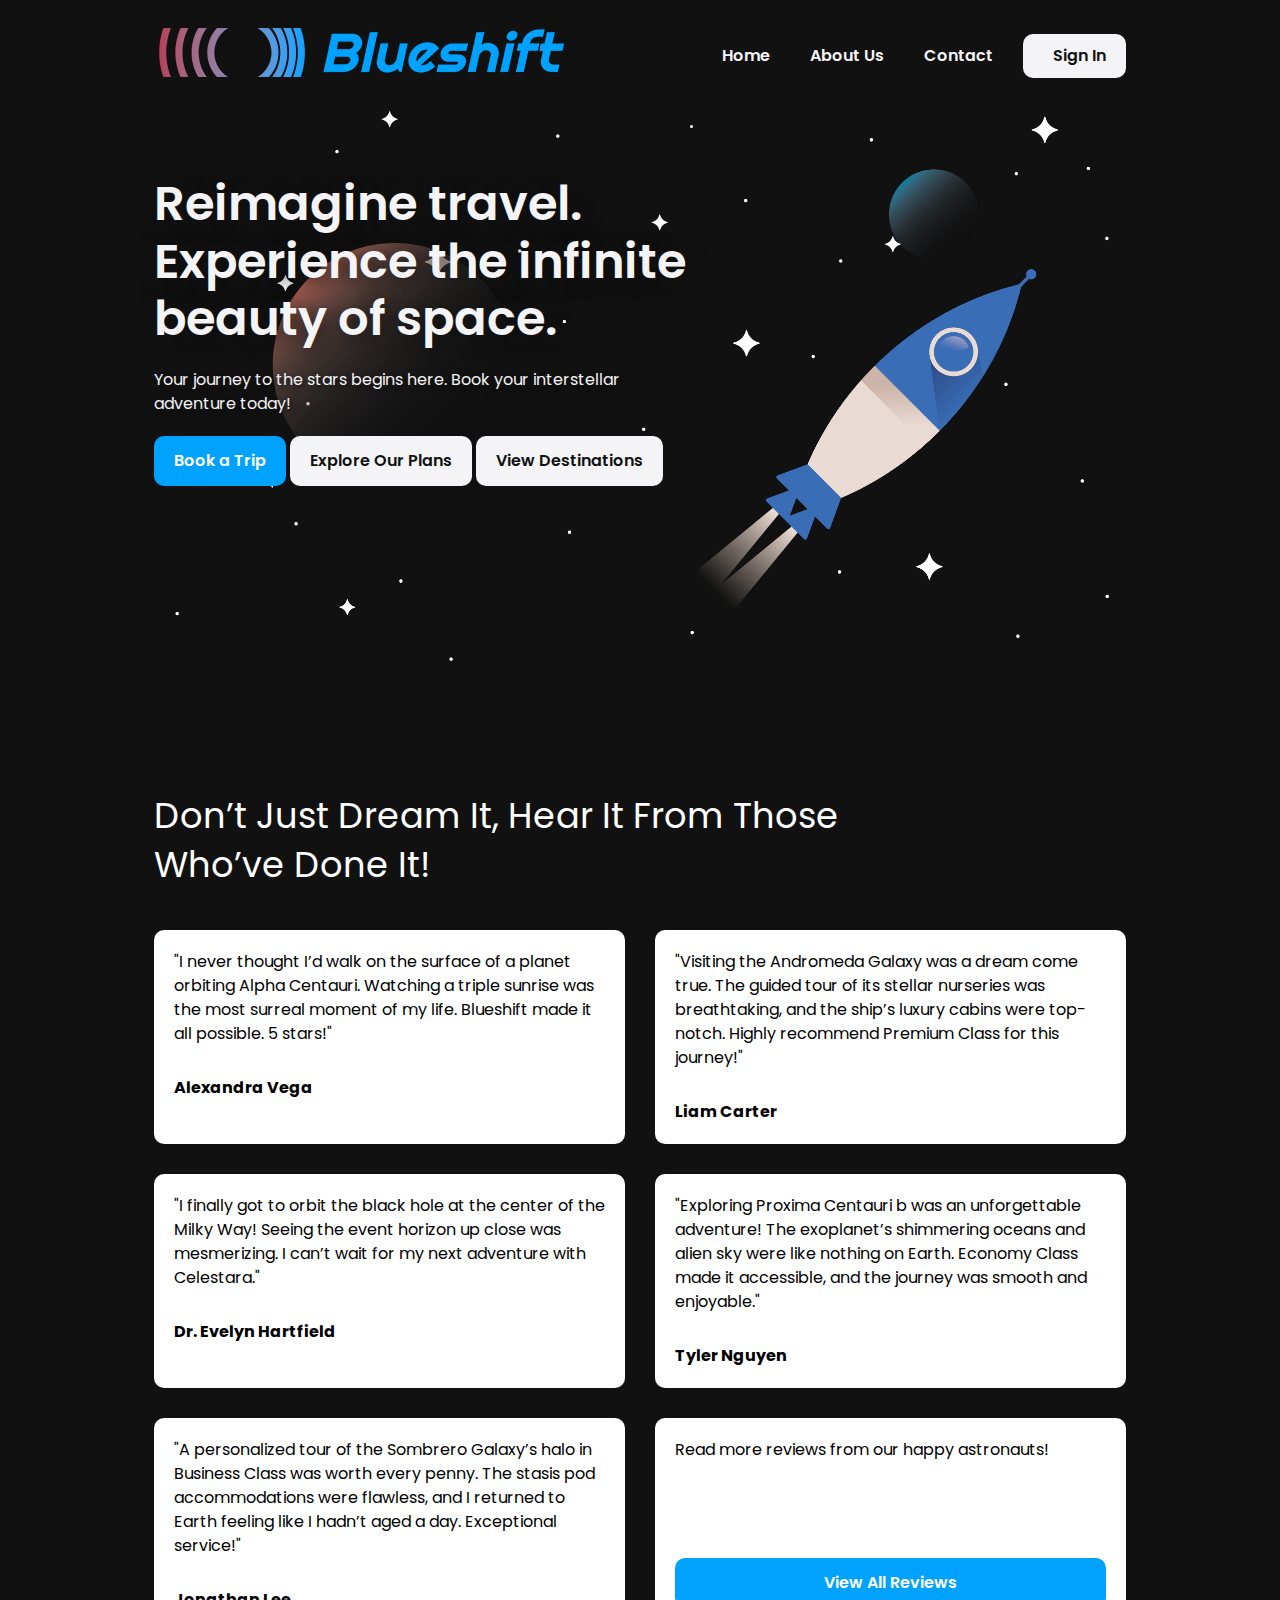
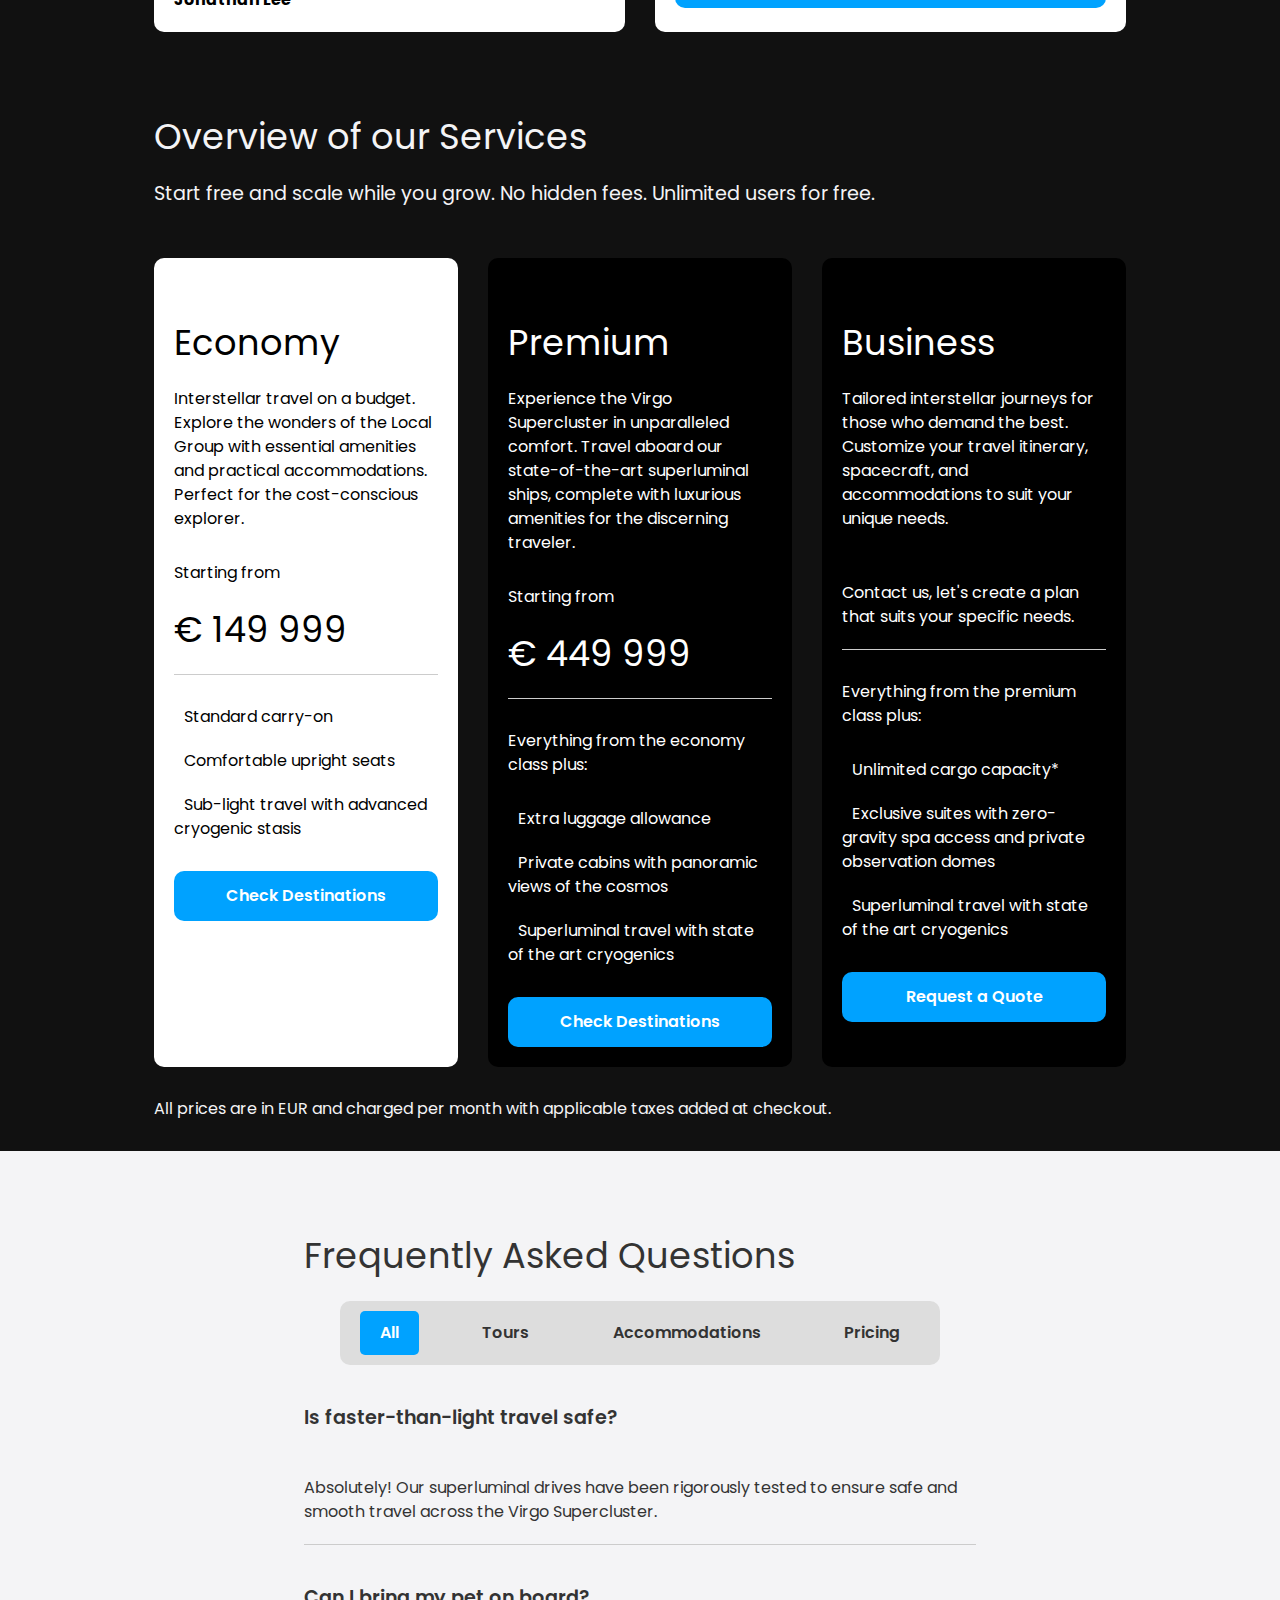
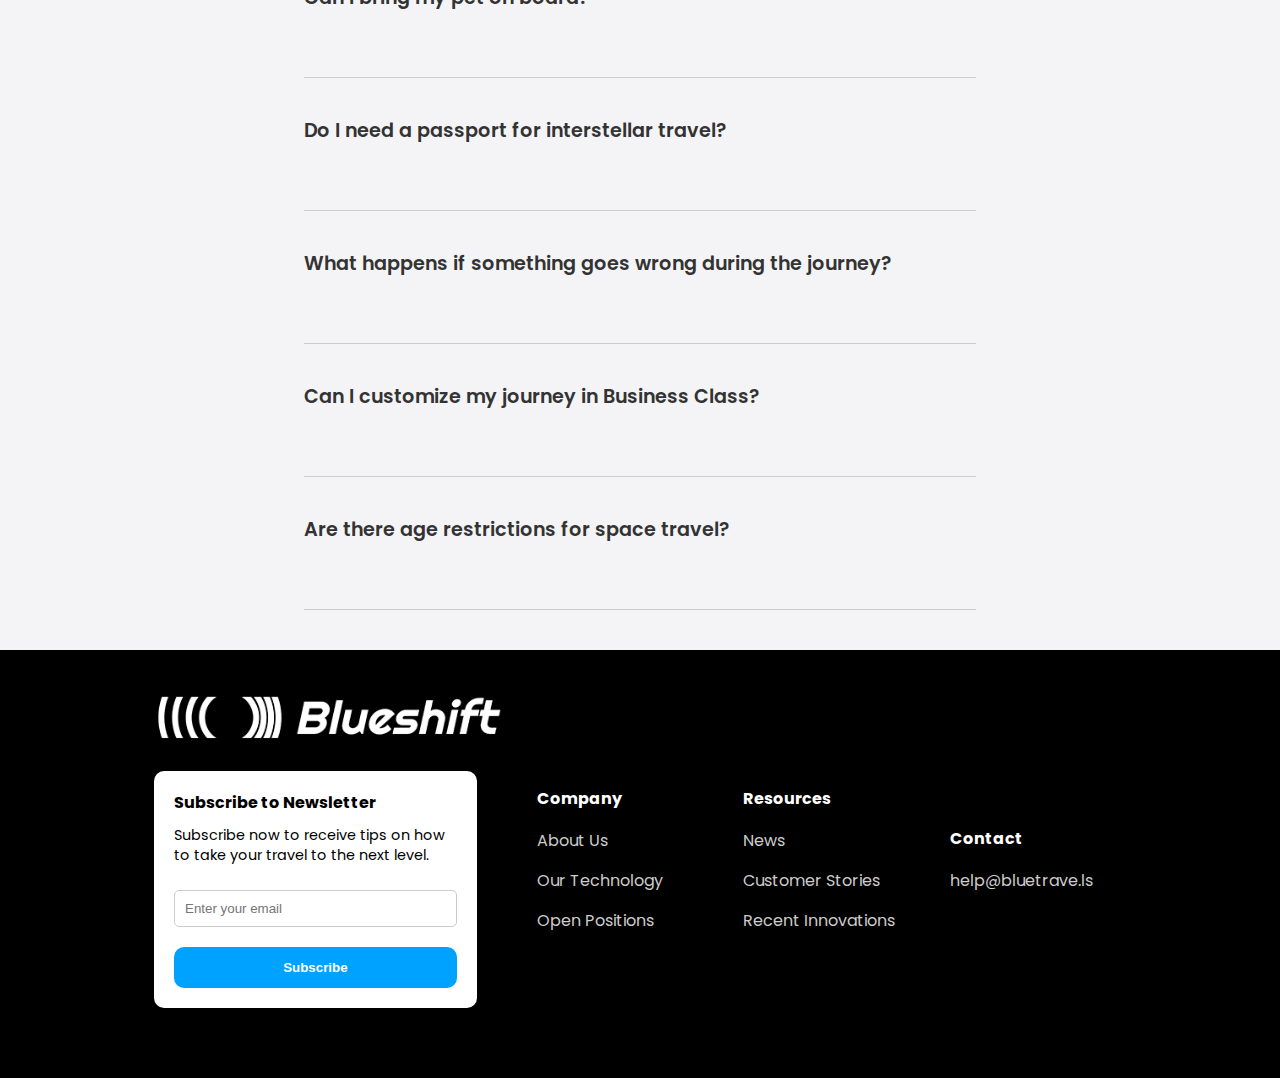
<file: index.html>
<!DOCTYPE html>
<html lang="en">
<head>
    <meta charset="UTF-8">
    <meta name="viewport" content="width=device-width, initial-scale=1.0">

    <title>Blueshift</title>

    <link rel="preconnect" href="https://fonts.googleapis.com">
    <link rel="preconnect" href="https://fonts.gstatic.com" crossorigin>
    <link href="https://fonts.googleapis.com/css2?family=Poppins:wght@300;400;600;700&display=swap" rel="stylesheet">

    <link rel="stylesheet" href="https://cdnjs.cloudflare.com/ajax/libs/font-awesome/6.7.1/css/all.min.css" integrity="sha512-5Hs3dF2AEPkpNAR7UiOHba+lRSJNeM2ECkwxUIxC1Q/FLycGTbNapWXB4tP889k5T5Ju8fs4b1P5z/iB4nMfSQ==" crossorigin="anonymous" referrerpolicy="no-referrer" />
    
    <link rel="stylesheet" href="css/style.css" />
    <link rel="shortcut icon" href="images/favicon.ico" type="image/x-icon" />
</head>
<body>
    <div class="background">
    </div>

    <nav class="navbar">
        <div class="container">
            <div class="logo">
                <a href="index.html">
                    <img src="images/logo.png" alt="logo" />
                </a>
            </div>

            <div class="main-menu">
                <ul>
                    <li><a href="index.html">Home</a></li>
                    <li><a href="#">About Us</a></li>
                    <li><a href="#">Contact</a></li>
                    <li>
                        <a class="btn" href="#"> 
                            <i class="fas fa-user"></i> Sign In
                        </a>
                    </li>
                </ul>
            </div>
    
            <button class="hamburger-button">
                <div class="hamburger-line"></div>
                <div class="hamburger-line"></div>
                <div class="hamburger-line"></div>
            </button>
            <div class="mobile-menu">
                <ul>
                    <li><a href="index.html">Home</a></li>
                    <li><a href="#">About Us</a></li>
                    <li><a href="#">Contact</a></li>
                    <li>
                        <a class="btn" href="#">
                            <i class="fas fa-user"></i> Sign In
                        </a>
                    </li>
                </ul>
            </div>
        </div>
    </nav>

    <section class="hero">
        <div class="container">
            <div class="hero-content">
                <span class="star"></span><span class="star"></span><span class="star"></span><span class="star"></span><span class="star"></span><span class="star"></span><span class="star"></span><span class="star"></span><span class="star"></span><span class="star"></span>
                <span class="star"></span><span class="star"></span><span class="star"></span><span class="star"></span><span class="star"></span><span class="star"></span><span class="star"></span><span class="star"></span><span class="star"></span><span class="star"></span>
                <span class="star"></span><span class="star"></span><span class="star"></span><span class="star"></span><span class="star"></span><span class="star"></span><span class="star"></span><span class="star"></span><span class="star"></span><span class="star"></span>
                <span class="star"></span><span class="star"></span><span class="star"></span><span class="star"></span><span class="star"></span><span class="star"></span><span class="star"></span><span class="star"></span><span class="star"></span><span class="star"></span>
                <span class="star"></span><span class="star"></span><span class="star"></span><span class="star"></span><span class="star"></span><span class="star"></span><span class="star"></span><span class="star"></span><span class="star"></span><span class="star"></span>

                <h1 class="hero-heading text-xxl">
                    Reimagine travel. Experience the infinite beauty of space.
                </h1>
                <p class="hero-text">
                    Your journey to the stars begins here. Book your interstellar adventure today!
                </p>
                <div class="hero-buttons">
                    <a href="dest.html" class="btn btn-primary"><i class="fas fa-suitcase"></i> Book a Trip</a>
                    <a href="dest.html" class="btn"></i> Explore Our Plans</a>
                    <a href="dest.html" class="btn"></i> View Destinations</a>
                </div>
            </div>
        </div>
    </section>

    <!-- Testimonials -->
    <section class="testimonials bg-dark">
        <div class="container">
            <h3 class="testimonials-heading text-xl">
                Don’t Just Dream It, Hear It From Those Who’ve Done It!
            </h3>
            <div class="testimonials-grid">
                <div class="card">
                    <p>
                        "I never thought I’d walk on the surface of a planet 
                        orbiting Alpha Centauri. Watching a triple sunrise was 
                        the most surreal moment of my life. Blueshift made it 
                        all possible. 5 stars!"
                    </p>

                    <p>Alexandra Vega</p>
                    <p>
                        <i class="fas fa-solid fa-star"></i>
                        <i class="fas fa-solid fa-star"></i>
                        <i class="fas fa-solid fa-star"></i>
                        <i class="fas fa-solid fa-star"></i>
                        <i class="fas fa-solid fa-star"></i>
                    </p>
                </div>

                <div class="card">
                    <p>
                        "Visiting the Andromeda Galaxy was a dream come true.
                        The guided tour of its stellar nurseries was breathtaking, 
                        and the ship’s luxury cabins were top-notch. Highly recommend 
                        Premium Class for this journey!"
                    </p>

                    <p>Liam Carter</p>
                    <p>
                        <i class="fas fa-solid fa-star"></i>
                        <i class="fas fa-solid fa-star"></i>
                        <i class="fas fa-solid fa-star"></i>
                        <i class="fas fa-solid fa-star"></i>
                        <i class="fas fa-solid fa-star"></i>
                    </p>
                </div>

                <div class="card">
                    <p>
                        "I finally got to orbit the black hole at the center of
                        the Milky Way! Seeing the event horizon up close was 
                        mesmerizing. I can’t wait for my next adventure with 
                        Celestara."
                    </p>

                    <p>Dr. Evelyn Hartfield</p>
                    <p>
                        <i class="fas fa-solid fa-star"></i>
                        <i class="fas fa-solid fa-star"></i>
                        <i class="fas fa-solid fa-star"></i>
                        <i class="fas fa-solid fa-star"></i>
                        <i class="fas fa-star-half-stroke"></i>
                    </p>
                </div>

                <div class="card">
                    <p>
                        "Exploring Proxima Centauri b was an unforgettable adventure! 
                        The exoplanet’s shimmering oceans and alien sky were like nothing 
                        on Earth. Economy Class made it accessible, and the journey was 
                        smooth and enjoyable."
                    </p>

                    <p>Tyler Nguyen</p>
                    <p>
                        <i class="fas fa-solid fa-star"></i>
                        <i class="fas fa-solid fa-star"></i>
                        <i class="fas fa-solid fa-star"></i>
                        <i class="fas fa-solid fa-star"></i>
                        <i class="fas fa-star-half-stroke"></i>
                    </p>
                </div>

                <div class="card">
                    <p>
                        "A personalized tour of the Sombrero Galaxy’s halo in 
                        Business Class was worth every penny. The stasis pod 
                        accommodations were flawless, and I returned to Earth 
                        feeling like I hadn’t aged a day. Exceptional service!"
                    </p>

                    <p>Jonathan Lee</p>
                    <p>
                        <i class="fas fa-solid fa-star"></i>
                        <i class="fas fa-solid fa-star"></i>
                        <i class="fas fa-solid fa-star"></i>
                        <i class="fas fa-solid fa-star"></i>
                        <i class="fas fa-solid fa-star"></i>
                    </p>
                </div>

                <div class="card">
                    <p>
                        Read more reviews from our happy astronauts!
                    </p>
                    <br>
                    <br>
                    <br>
                    <br>
                    <a href="reviews.html" class="btn btn-primary btn-block"><i class="fas fa-comment"></i> View All Reviews</a>
                </div>
            </div>
        </div>
    </section>

    <!-- Pricing -->
    <section class="pricing">
        <div class="container">
            <h3 class="pricing-heading text-xl text-center">Overview of our Services</h3>
            <p class="pricing-subheading text-md text-center">
                Start free and scale while you grow. No hidden fees. Unlimited users
                for free.
            </p>
            <div class="pricing-grid">
                <div class="card bg-light">
                    <div class="pricing-card-header">
                        <h4 class="pricing-heading text-xl">Economy</h4>
                        <p class="pricing-card-subheading">
                            Interstellar travel on a budget. Explore the wonders 
                            of the Local Group with essential amenities and 
                            practical accommodations. Perfect for the 
                            cost-conscious explorer.
                        </p>
                        <p>Starting from</p>
                        <p class="pricing-card-price"><span class="text-xl">€ 149 999</span></p>
                    </div>
                    <div class="pricing-card-body">
                        <ul>
                            <li><i class="fas fa-suitcase"></i>Standard carry-on</li>
                            <li><i class="fas fa-house-user"></i>Comfortable upright seats</li>
                            <li><i class="fas fa-rocket"></i>Sub-light travel with advanced cryogenic stasis</li>
                        </ul>
                        <a href="dest.html" class="btn btn-primary btn-block">Check Destinations</a>
                    </div>
                </div>

                <div class="card bg-black">
                    <div class="pricing-card-header">
                        <h4 class="pricing-card-heading text-xl">Premium</h4>
                        <p class="pricing-card-subheading">
                            Experience the Virgo Supercluster in unparalleled comfort. 
                            Travel aboard our state-of-the-art superluminal ships, 
                            complete with luxurious amenities for the discerning traveler.
                        </p>
                        <p>Starting from</p>
                        <p class="pricing-card-price"><span class="text-xl">€ 449 999</span></p>
                    </div>
                    <div class="pricing-card-body">
                        <p>Everything from the economy class plus:</p>
                        <ul>
                            <li><i class="fas fa-suitcase"></i>Extra luggage allowance</li>
                            <li><i class="fas fa-house-user"></i>Private cabins with panoramic views of the cosmos</li>
                            <li><i class="fas fa-rocket"></i>Superluminal travel with state of the art cryogenics</li>
                        </ul>
                        <a href="dest.html" class="btn btn-primary btn-block">Check Destinations</a>
                    </div>
                </div>

                <div class="card bg-black">
                    <div class="pricing-card-header">
                        <h4 class="pricing-card-heading text-xl">Business</h4>
                        <p class="pricing-card-subheading">
                            Tailored interstellar journeys for those who demand
                            the best. Customize your travel itinerary, spacecraft,
                            and accommodations to suit your unique needs.
                        </p>
                        <p class="pricing-card-price">Contact us, let's create a 
                        plan that suits your specific needs.</p>
                    </div>
                    <div class="pricing-card-body">
                        <p>Everything from the premium class plus:</p>
                        <ul>
                            <li><i class="fas fa-suitcase"></i>Unlimited cargo capacity*</li>
                            <li><i class="fas fa-house-user"></i>Exclusive suites with zero-gravity spa access and private observation domes</li>
                            <li><i class="fas fa-rocket"></i>Superluminal travel with state of the art cryogenics</li>
                        </ul>
                        <a href="#" class="btn btn-primary btn-block">Request a Quote</a>
                    </div>
                </div>
            </div>
            <p class="pricing-footer text-center">
                All prices are in EUR and charged per month with applicable taxes
                added at checkout.
            </p>
        </div>
    </section>

    <!-- FAQ -->
    <section class="faq bg-light">
        <div class="container-sm">
            <h3 class="text-xl text-center">Frequently Asked Questions</h3>
            <ul class="faq-menu">
                <li class="active">All</li>
                <li>Tours</li>
                <li>Accommodations</li>
                <li>Pricing</li>
            </ul>
            <div class="faq-content">
                <div class="faq-group">
                    <div class="faq-group-header">
                        <h4 class="text-md">
                            Is faster-than-light travel safe?
                        </h4>
                        <i class="fas fa-minus"></i>
                    </div>
                    <div class="faq-group-body open">
                        <p>
                            Absolutely! Our superluminal drives have been rigorously 
                            tested to ensure safe and smooth travel across the Virgo Supercluster.
                        </p>
                    </div>
                </div>

                <div class="faq-group">
                    <div class="faq-group-header">
                        <h4 class="text-md">
                            Can I bring my pet on board?
                        </h4>
                        <i class="fas fa-plus"></i>
                    </div>
                    <div class="faq-group-body">
                        <p>
                            Yes! Small pets are allowed in Economy and Premium 
                            Class, with special stasis pods available in Business 
                            Class for larger companions.
                        </p>
                    </div>
                </div>

                <div class="faq-group">
                    <div class="faq-group-header">
                        <h4 class="text-md">
                            Do I need a passport for interstellar travel?
                        </h4>
                        <i class="fas fa-plus"></i>
                    </div>
                    <div class="faq-group-body">
                        <p>
                            No passport is required, but travelers must have an 
                            Intergalactic Travel Clearance (ITC) issued by the 
                            United Galactic Authority.
                        </p>
                    </div>
                </div>

                <div class="faq-group">
                    <div class="faq-group-header">
                        <h4 class="text-md">
                            What happens if something goes wrong during the journey?
                        </h4>
                        <i class="fas fa-plus"></i>
                    </div>
                    <div class="faq-group-body">
                        <p>
                            Our ships are equipped with advanced AI and emergency 
                            protocols to ensure passenger safety. In the rare case 
                            of an issue, our stasis pods can sustain life for decades 
                            while awaiting assistance.
                        </p>
                    </div>
                </div>

                <div class="faq-group">
                    <div class="faq-group-header">
                        <h4 class="text-md">
                            Can I customize my journey in Business Class?
                        </h4>
                        <i class="fas fa-plus"></i>
                    </div>
                    <div class="faq-group-body">
                        <p>
                            Absolutely! Business Class travelers can tailor 
                            every aspect of their journey, including destinations, 
                            spacecraft design, and onboard amenities.
                        </p>
                    </div>
                </div>

                <div class="faq-group">
                    <div class="faq-group-header">
                        <h4 class="text-md">
                            Are there age restrictions for space travel?
                        </h4>
                        <i class="fas fa-plus"></i>
                    </div>
                    <div class="faq-group-body">
                        <p>
                            Passengers must be at least 18 years old, or 12 
                            years old if accompanied by an adult. There’s no 
                            upper age limit—our stasis pods ensure health and 
                            safety for all.
                        </p>
                    </div>
                </div>
            </div>
        </div>
    </section>

    <!-- Footer -->
    <footer class="footer bg-black">
        <div class="container">
            <div class="footer-grid">
                <div>
                    <a href="index.html">
                        <img src="images/logo-white.png" alt="logo" />
                    </a>
                    <div class="card">
                        <h4>Subscribe to Newsletter</h4>
                        <p class="text-sm">
                            Subscribe now to receive tips on how to take your 
                            travel to the next level.
                        </p>
                        <form>
                            <input type="email" id="email" placeholder="Enter your email" />
                            <button type="submit" class="btn btn-primary btn-block">
                                Subscribe
                            </button>
                        </form>
                    </div>
                </div>
                <div>
                    <h4>Company</h4>
                    <ul>
                        <li><a href="#">About Us</a></li>
                        <li><a href="#">Our Technology</a></li>
                        <li><a href="#">Open Positions</a></li>
                    </ul>
                </div>
                <div>
                    <h4>Resources</h4>
                    <ul>
                        <li><a href="#">News</a></li>
                        <li><a href="#">Customer Stories</a></li>
                        <li><a href="#">Recent Innovations</a></li>
                    </ul>
                </div>
                <div>
                    <h4>Contact</h4>
                    <ul>
                        <li>
                            <a href="#">help@bluetrave.ls</a>
                        </li>
                    </ul>
                </div>
            </div>
        </div>
    </footer>

    <script src="js/main.js"></script>
</body>
</html>
</file>
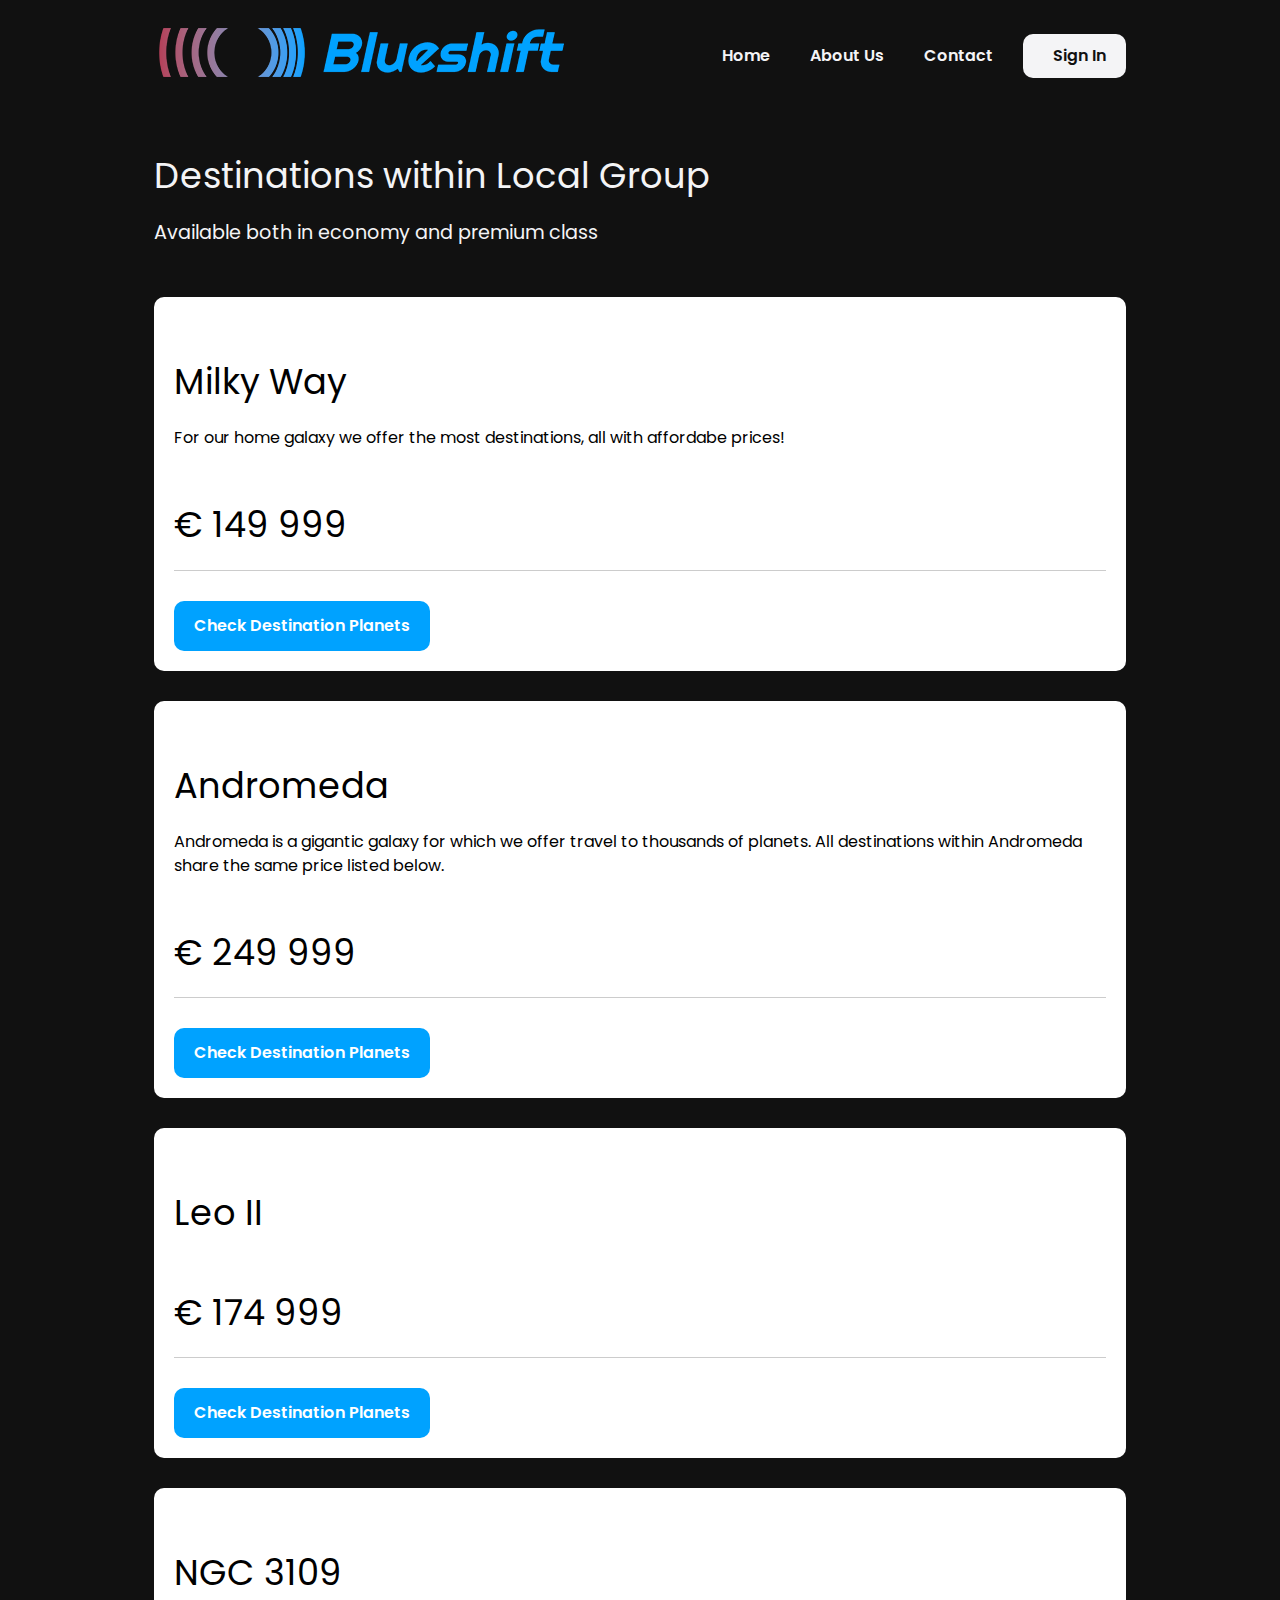
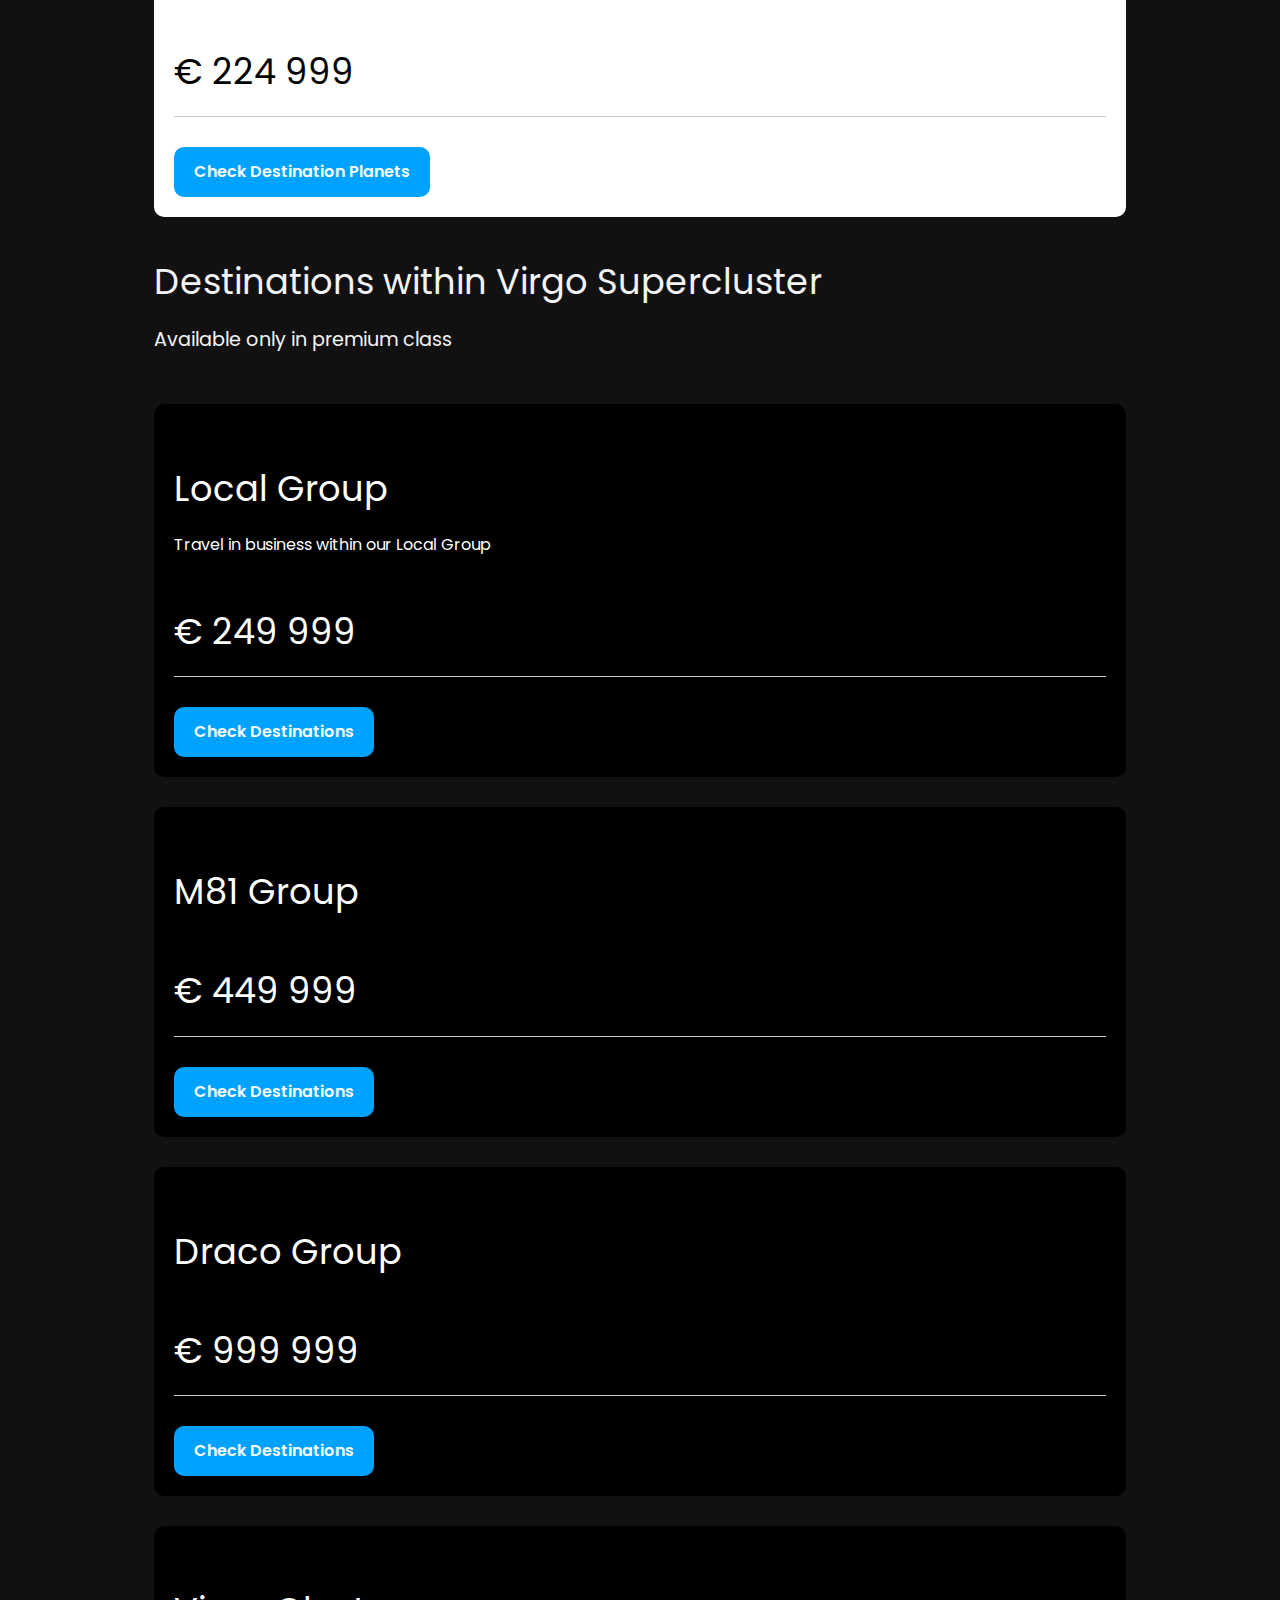
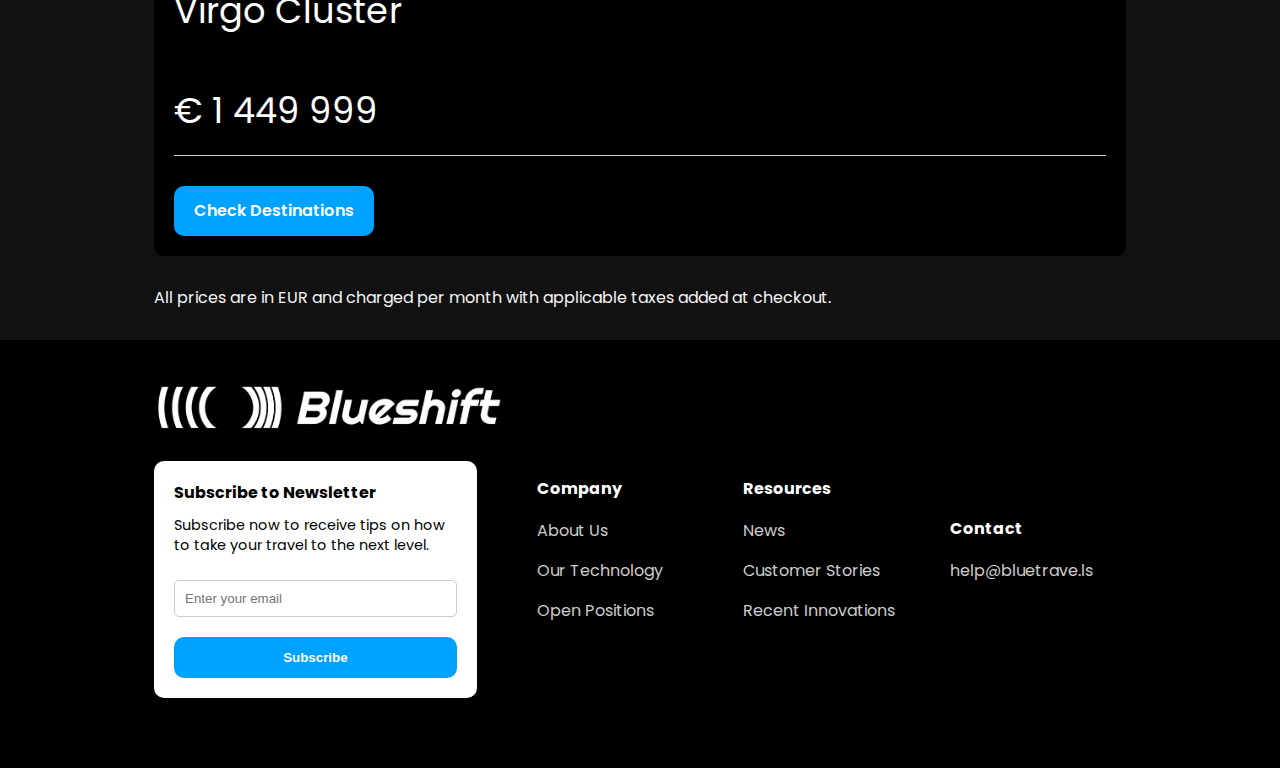
<file: dest.html>
<!DOCTYPE html>
<html lang="en">
<head>
    <meta charset="UTF-8">
    <meta name="viewport" content="width=device-width, initial-scale=1.0">

    <title>Blueshift</title>

    <link rel="preconnect" href="https://fonts.googleapis.com">
    <link rel="preconnect" href="https://fonts.gstatic.com" crossorigin>
    <link href="https://fonts.googleapis.com/css2?family=Poppins:wght@300;400;600;700&display=swap" rel="stylesheet">

    <link rel="stylesheet" href="https://cdnjs.cloudflare.com/ajax/libs/font-awesome/6.7.1/css/all.min.css" integrity="sha512-5Hs3dF2AEPkpNAR7UiOHba+lRSJNeM2ECkwxUIxC1Q/FLycGTbNapWXB4tP889k5T5Ju8fs4b1P5z/iB4nMfSQ==" crossorigin="anonymous" referrerpolicy="no-referrer" />
    
    <link rel="stylesheet" href="css/style.css" />
    <link rel="shortcut icon" href="images/favicon.ico" type="image/x-icon" />
</head>
<body>
    <nav class="navbar">
        <div class="container">
            <div class="logo">
                <a href="index.html">
                    <img src="images/logo.png" alt="logo" />
                </a>
            </div>

            <div class="main-menu">
                <ul>
                    <li><a href="index.html">Home</a></li>
                    <li><a href="#">About Us</a></li>
                    <li><a href="#">Contact</a></li>
                    <li>
                        <a class="btn" href="#"> 
                            <i class="fas fa-user"></i> Sign In
                        </a>
                    </li>
                </ul>
            </div>
    
            <button class="hamburger-button">
                <div class="hamburger-line"></div>
                <div class="hamburger-line"></div>
                <div class="hamburger-line"></div>
            </button>
            <div class="mobile-menu">
                <ul>
                    <li><a href="index.html">Home</a></li>
                    <li><a href="#">About Us</a></li>
                    <li><a href="#">Contact</a></li>
                    <li>
                        <a class="btn" href="#">
                            <i class="fas fa-user"></i> Sign In
                        </a>
                    </li>
                </ul>
            </div>
        </div>
    </nav>

    <section class="destination">
        <div class="container">
            <h3 class="destination-heading text-xl text-center">Destinations within Local Group</h3>
            <p class="destination-subheading text-md text-center">
                Available both in economy and premium class
            </p>
            <div class="destination-grid">
                <div class="card bg-light">
                    <div class="destination-card-header">
                        <h4 class="destination-heading text-xl">Milky Way</h4>
                        <p class="destination-card-subheading">
                            For our home galaxy we offer the most destinations, all with affordabe prices!
                        </p>
                        <p class="destination-card-price"><span class="text-xl">€ 149 999</span></p>
                    </div>
                    <div class="destination-card-body">
                        <a href="#" class="btn btn-primary"><i class="fas fa-globe"></i> Check Destination Planets</a>
                    </div>
                </div>

                <div class="card bg-light">
                    <div class="destination-card-header">
                        <h4 class="destination-heading text-xl">Andromeda</h4>
                        <p class="destination-card-subheading">
                            Andromeda is a gigantic galaxy for which we offer travel to thousands of planets. All destinations within Andromeda share the same price listed below.
                        </p>
                        <p class="destination-card-price"><span class="text-xl">€ 249 999</span></p>
                    </div>
                    <div class="destination-card-body">
                        <a href="#" class="btn btn-primary"><i class="fas fa-globe"></i> Check Destination Planets</a>
                    </div>
                </div>

                <div class="card bg-light">
                    <div class="destination-card-header">
                        <h4 class="destination-heading text-xl">Leo II</h4>
                        <p class="destination-card-subheading">
                        </p>
                        <p class="destination-card-price"><span class="text-xl">€ 174 999</span></p>
                    </div>
                    <div class="destination-card-body">
                        <a href="#" class="btn btn-primary"><i class="fas fa-globe"></i> Check Destination Planets</a>
                    </div>
                </div>

                <div class="card bg-light">
                    <div class="destination-card-header">
                        <h4 class="destination-heading text-xl">NGC 3109</h4>
                        <p class="destination-card-subheading">
                        </p>
                        <p class="destination-card-price"><span class="text-xl">€ 224 999</span></p>
                    </div>
                    <div class="destination-card-body">
                        <a href="#" class="btn btn-primary"><i class="fas fa-globe"></i> Check Destination Planets</a>
                    </div>
                </div>
            </div>
        </div>

        <div class="container">
            <h3 class="destination-heading text-xl text-center">Destinations within Virgo Supercluster</h3>
            <p class="destination-subheading text-md text-center">
                Available only in premium class
            </p>
            <div class="destination-grid">
                <div class="card bg-black">
                    <div class="destination-card-header">
                        <h4 class="destination-heading text-xl">Local Group</h4>
                        <p class="destination-card-subheading">
                            Travel in business within our Local Group
                        </p>
                        <p class="destination-card-price"><span class="text-xl">€ 249 999</span></p>
                    </div>
                    <div class="destination-card-body">
                        <a href="#" class="btn btn-primary"><i class="fas fa-globe"></i> Check Destinations</a>
                    </div>
                </div>

                <div class="card bg-black">
                    <div class="destination-card-header">
                        <h4 class="destination-heading text-xl">M81 Group</h4>
                        <p class="destination-card-subheading">
                        </p>
                        <p class="destination-card-price"><span class="text-xl">€ 449 999</span></p>
                    </div>
                    <div class="destination-card-body">
                        <a href="#" class="btn btn-primary"><i class="fas fa-globe"></i> Check Destinations</a>
                    </div>
                </div>

                <div class="card bg-black">
                    <div class="destination-card-header">
                        <h4 class="destination-heading text-xl">Draco Group</h4>
                        <p class="destination-card-subheading">
                        </p>
                        <p class="destination-card-price"><span class="text-xl">€ 999 999</span></p>
                    </div>
                    <div class="destination-card-body">
                        <a href="#" class="btn btn-primary"><i class="fas fa-globe"></i> Check Destinations</a>
                    </div>
                </div>

                <div class="card bg-black">
                    <div class="destination-card-header">
                        <h4 class="destination-heading text-xl">Virgo Cluster</h4>
                        <p class="destination-card-subheading">
                        </p>
                        <p class="destination-card-price"><span class="text-xl">€ 1 449 999</span></p>
                    </div>
                    <div class="destination-card-body">
                        <a href="#" class="btn btn-primary"><i class="fas fa-globe"></i> Check Destinations</a>
                    </div>
                </div>

            </div>
            <p class="destination-footer text-center">
                All prices are in EUR and charged per month with applicable taxes
                added at checkout.
            </p>
        </div>
    </section>

    <!-- Footer -->
    <footer class="footer bg-black">
        <div class="container">
            <div class="footer-grid">
                <div>
                    <a href="index.html">
                        <img src="images/logo-white.png" alt="logo" />
                    </a>
                    <div class="card">
                        <h4>Subscribe to Newsletter</h4>
                        <p class="text-sm">
                            Subscribe now to receive tips on how to take your 
                            travel to the next level.
                        </p>
                        <form>
                            <input type="email" id="email" placeholder="Enter your email" />
                            <button type="submit" class="btn btn-primary btn-block">
                                Subscribe
                            </button>
                        </form>
                    </div>
                </div>
                <div>
                    <h4>Company</h4>
                    <ul>
                        <li><a href="#">About Us</a></li>
                        <li><a href="#">Our Technology</a></li>
                        <li><a href="#">Open Positions</a></li>
                    </ul>
                </div>
                <div>
                    <h4>Resources</h4>
                    <ul>
                        <li><a href="#">News</a></li>
                        <li><a href="#">Customer Stories</a></li>
                        <li><a href="#">Recent Innovations</a></li>
                    </ul>
                </div>
                <div>
                    <h4>Contact</h4>
                    <ul>
                        <li>
                            <a href="#">help@bluetrave.ls</a>
                        </li>
                    </ul>
                </div>
            </div>
        </div>
    </footer>
    <script src="js/main.js"></script>
</body>
</html>
</file>
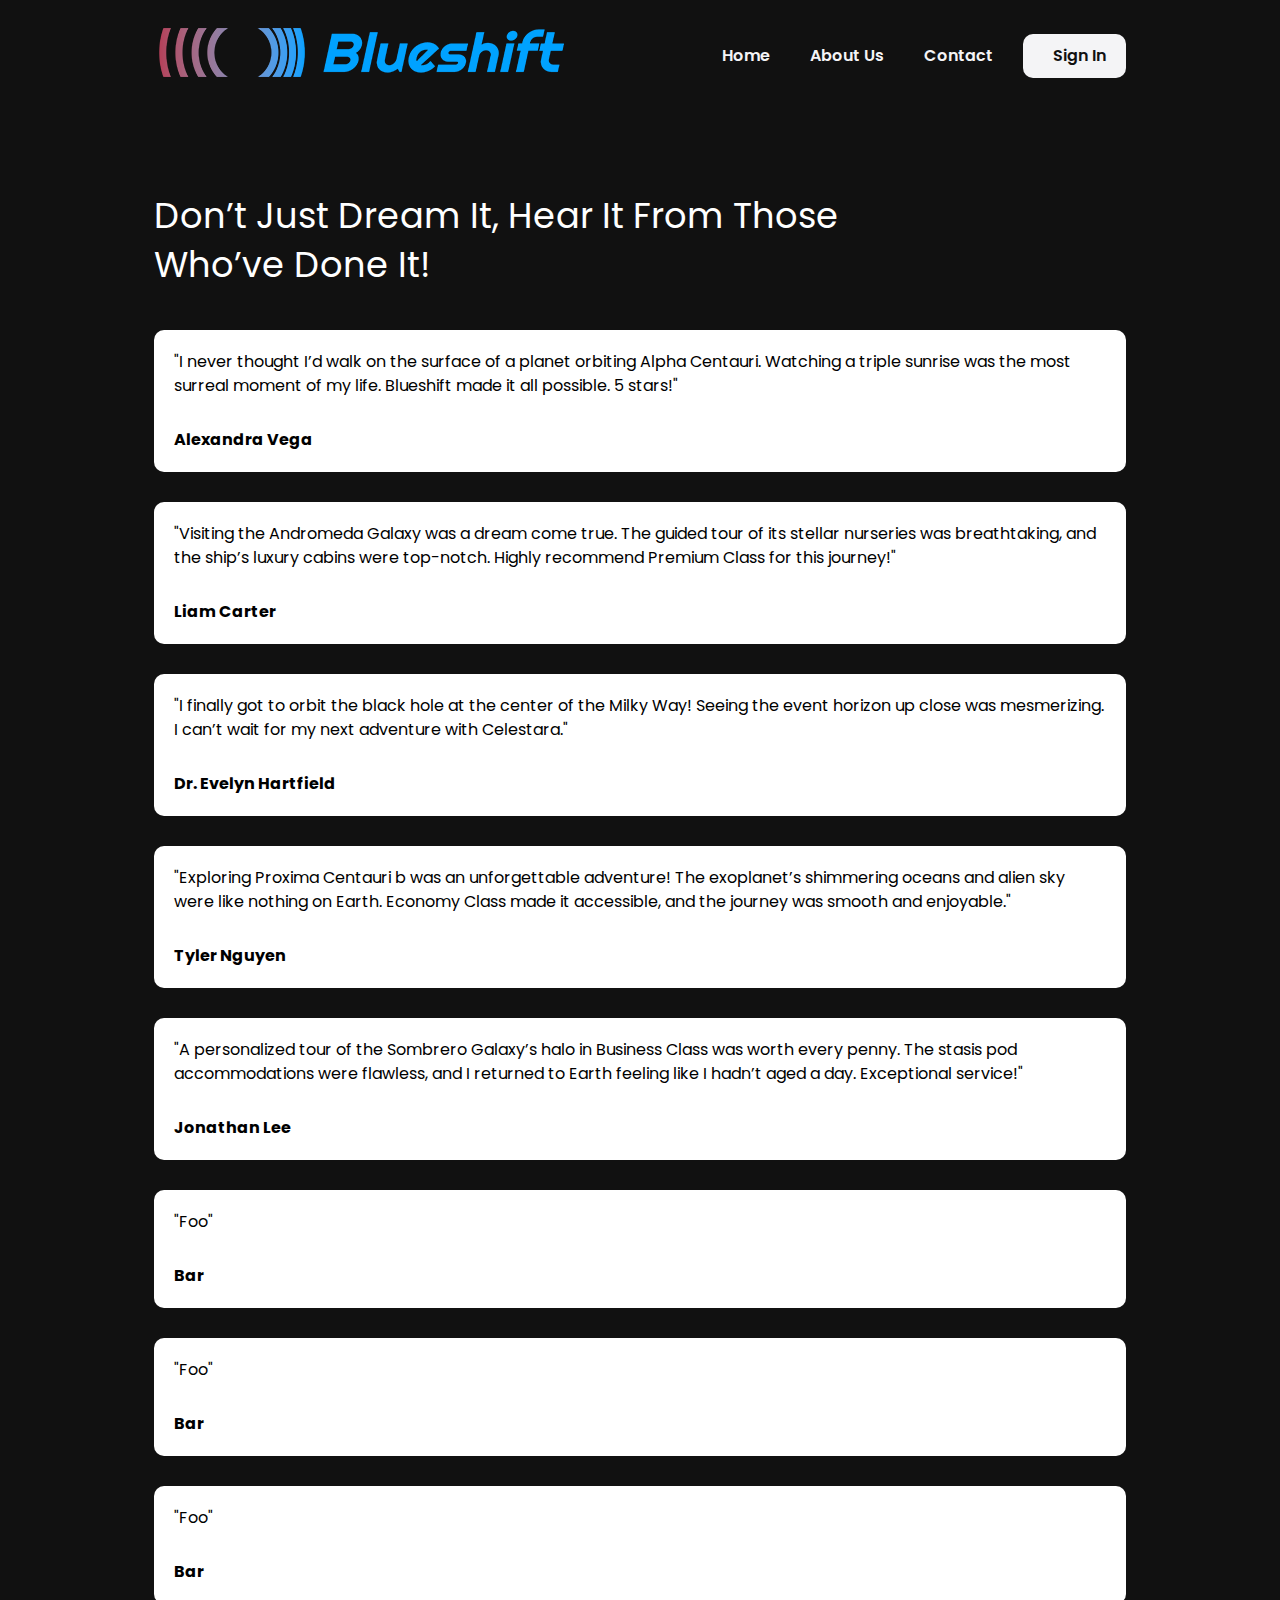
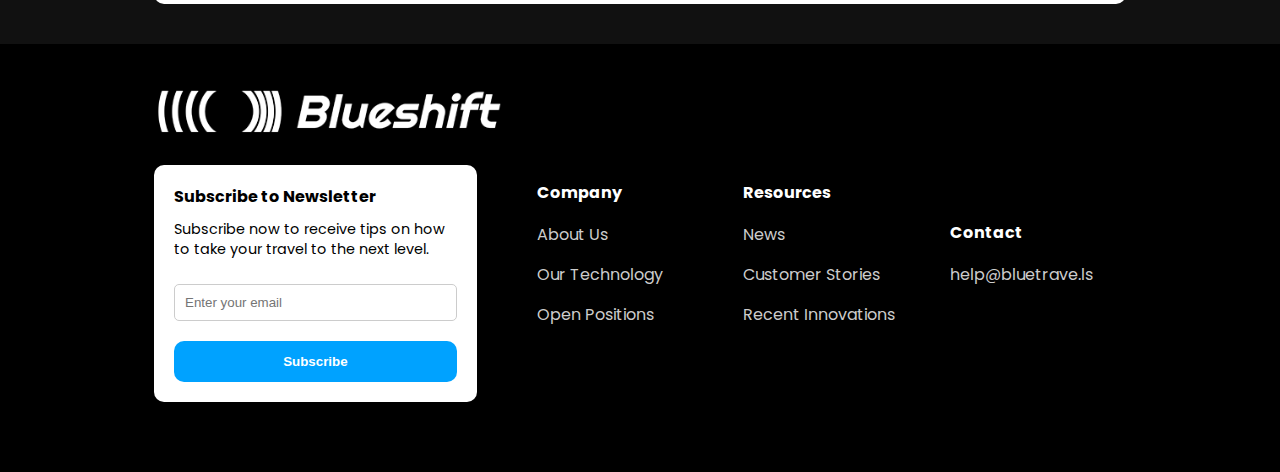
<file: reviews.html>
<!DOCTYPE html>
<html lang="en">
<head>
    <meta charset="UTF-8">
    <meta name="viewport" content="width=device-width, initial-scale=1.0">

    <title>Blueshift</title>

    <link rel="preconnect" href="https://fonts.googleapis.com">
    <link rel="preconnect" href="https://fonts.gstatic.com" crossorigin>
    <link href="https://fonts.googleapis.com/css2?family=Poppins:wght@300;400;600;700&display=swap" rel="stylesheet">

    <link rel="stylesheet" href="https://cdnjs.cloudflare.com/ajax/libs/font-awesome/6.7.1/css/all.min.css" integrity="sha512-5Hs3dF2AEPkpNAR7UiOHba+lRSJNeM2ECkwxUIxC1Q/FLycGTbNapWXB4tP889k5T5Ju8fs4b1P5z/iB4nMfSQ==" crossorigin="anonymous" referrerpolicy="no-referrer" />
    
    <link rel="stylesheet" href="css/style.css" />
    <link rel="shortcut icon" href="images/favicon.ico" type="image/x-icon" />
</head>
<body>
    <nav class="navbar">
        <div class="container">
            <div class="logo">
                <a href="index.html">
                    <img src="images/logo.png" alt="logo" />
                </a>
            </div>

            <div class="main-menu">
                <ul>
                    <li><a href="index.html">Home</a></li>
                    <li><a href="#">About Us</a></li>
                    <li><a href="#">Contact</a></li>
                    <li>
                        <a class="btn" href="#"> 
                            <i class="fas fa-user"></i> Sign In
                        </a>
                    </li>
                </ul>
            </div>
    
            <button class="hamburger-button">
                <div class="hamburger-line"></div>
                <div class="hamburger-line"></div>
                <div class="hamburger-line"></div>
            </button>
            <div class="mobile-menu">
                <ul>
                    <li><a href="index.html">Home</a></li>
                    <li><a href="#">About Us</a></li>
                    <li><a href="#">Contact</a></li>
                    <li>
                        <a class="btn" href="#">
                            <i class="fas fa-user"></i> Sign In
                        </a>
                    </li>
                </ul>
            </div>
        </div>
    </nav>

    <section class="reviews bg-dark">
        <div class="container">
            <h3 class="reviews-heading text-xl">
                Don’t Just Dream It, Hear It From Those Who’ve Done It!
            </h3>
            <div class="reviews-grid">
                <div class="card">
                    <p>
                        "I never thought I’d walk on the surface of a planet 
                        orbiting Alpha Centauri. Watching a triple sunrise was 
                        the most surreal moment of my life. Blueshift made it 
                        all possible. 5 stars!"
                    </p>

                    <p>Alexandra Vega</p>
                    <p>
                        <i class="fas fa-solid fa-star"></i>
                        <i class="fas fa-solid fa-star"></i>
                        <i class="fas fa-solid fa-star"></i>
                        <i class="fas fa-solid fa-star"></i>
                        <i class="fas fa-solid fa-star"></i>
                    </p>
                </div>

                <div class="card">
                    <p>
                        "Visiting the Andromeda Galaxy was a dream come true.
                        The guided tour of its stellar nurseries was breathtaking, 
                        and the ship’s luxury cabins were top-notch. Highly recommend 
                        Premium Class for this journey!"
                    </p>

                    <p>Liam Carter</p>
                    <p>
                        <i class="fas fa-solid fa-star"></i>
                        <i class="fas fa-solid fa-star"></i>
                        <i class="fas fa-solid fa-star"></i>
                        <i class="fas fa-solid fa-star"></i>
                        <i class="fas fa-solid fa-star"></i>
                    </p>
                </div>

                <div class="card">
                    <p>
                        "I finally got to orbit the black hole at the center of
                        the Milky Way! Seeing the event horizon up close was 
                        mesmerizing. I can’t wait for my next adventure with 
                        Celestara."
                    </p>

                    <p>Dr. Evelyn Hartfield</p>
                    <p>
                        <i class="fas fa-solid fa-star"></i>
                        <i class="fas fa-solid fa-star"></i>
                        <i class="fas fa-solid fa-star"></i>
                        <i class="fas fa-solid fa-star"></i>
                        <i class="fas fa-star-half-stroke"></i>
                    </p>
                </div>

                <div class="card">
                    <p>
                        "Exploring Proxima Centauri b was an unforgettable adventure! 
                        The exoplanet’s shimmering oceans and alien sky were like nothing 
                        on Earth. Economy Class made it accessible, and the journey was 
                        smooth and enjoyable."
                    </p>

                    <p>Tyler Nguyen</p>
                    <p>
                        <i class="fas fa-solid fa-star"></i>
                        <i class="fas fa-solid fa-star"></i>
                        <i class="fas fa-solid fa-star"></i>
                        <i class="fas fa-solid fa-star"></i>
                        <i class="fas fa-star-half-stroke"></i>
                    </p>
                </div>

                <div class="card">
                    <p>
                        "A personalized tour of the Sombrero Galaxy’s halo in 
                        Business Class was worth every penny. The stasis pod 
                        accommodations were flawless, and I returned to Earth 
                        feeling like I hadn’t aged a day. Exceptional service!"
                    </p>

                    <p>Jonathan Lee</p>
                    <p>
                        <i class="fas fa-solid fa-star"></i>
                        <i class="fas fa-solid fa-star"></i>
                        <i class="fas fa-solid fa-star"></i>
                        <i class="fas fa-solid fa-star"></i>
                        <i class="fas fa-solid fa-star"></i>
                    </p>
                </div>

                <div class="card">
                    <p>
                        "Foo"
                    </p>

                    <p>Bar</p>
                    <p>
                        <i class="fas fa-solid fa-star"></i>
                        <i class="fas fa-solid fa-star"></i>
                        <i class="fas fa-solid fa-star"></i>
                        <i class="fas fa-solid fa-star"></i>
                        <i class="fas fa-solid fa-star"></i>
                    </p>
                </div>

                <div class="card">
                    <p>
                        "Foo"
                    </p>

                    <p>Bar</p>
                    <p>
                        <i class="fas fa-solid fa-star"></i>
                        <i class="fas fa-solid fa-star"></i>
                        <i class="fas fa-solid fa-star"></i>
                        <i class="fas fa-solid fa-star"></i>
                        <i class="fas fa-solid fa-star"></i>
                    </p>
                </div>

                <div class="card">
                    <p>
                        "Foo"
                    </p>

                    <p>Bar</p>
                    <p>
                        <i class="fas fa-solid fa-star"></i>
                        <i class="fas fa-solid fa-star"></i>
                        <i class="fas fa-solid fa-star"></i>
                        <i class="fas fa-solid fa-star"></i>
                        <i class="fas fa-solid fa-star"></i>
                    </p>
                </div>
            </div>
        </div>
    </section>

    <!-- Footer -->
    <footer class="footer bg-black">
        <div class="container">
            <div class="footer-grid">
                <div>
                    <a href="index.html">
                        <img src="images/logo-white.png" alt="logo" />
                    </a>
                    <div class="card">
                        <h4>Subscribe to Newsletter</h4>
                        <p class="text-sm">
                            Subscribe now to receive tips on how to take your 
                            travel to the next level.
                        </p>
                        <form>
                            <input type="email" id="email" placeholder="Enter your email" />
                            <button type="submit" class="btn btn-primary btn-block">
                                Subscribe
                            </button>
                        </form>
                    </div>
                </div>
                <div>
                    <h4>Company</h4>
                    <ul>
                        <li><a href="#">About Us</a></li>
                        <li><a href="#">Our Technology</a></li>
                        <li><a href="#">Open Positions</a></li>
                    </ul>
                </div>
                <div>
                    <h4>Resources</h4>
                    <ul>
                        <li><a href="#">News</a></li>
                        <li><a href="#">Customer Stories</a></li>
                        <li><a href="#">Recent Innovations</a></li>
                    </ul>
                </div>
                <div>
                    <h4>Contact</h4>
                    <ul>
                        <li>
                            <a href="#">help@bluetrave.ls</a>
                        </li>
                    </ul>
                </div>
            </div>
        </div>
    </footer>

    <script src="js/main.js"></script>
</body>
</html>
</file>
<file: css/style.css>
:root {
    --primary-color: #00a2ff;
    --light-color: #f4f4f6;
    --dark-color: #111;
}

* {
    box-sizing: border-box;
    margin: 0;
    padding: 0;
}

body {
    font-family: 'Poppins', sans-serif;
    font-size: 16px;
    line-height: 1.5;
    background: var(--dark-color);
    color: var(--light-color);
}

a {
    text-decoration: none;
    color: #333;
}

ul {
    list-style: none;
}

img {
    max-width: 100%;
}

/* Utility Classes */
.container {
    max-width: 1100px;
    margin: 0 auto;
    padding: 0 64px;
}

.container-sm {
    max-width: 800px;
    margin: 0 auto;
    padding: 0 64px;
}

/* Navbar */
.navbar {
    background: var(--dark-color);
    padding: 20px;
}

.navbar .container {
    display: flex;
    justify-content: space-between;
    align-items: center;
}

.navbar .main-menu ul {
    display: flex;
}

.navbar ul li a {
    padding: 10px 20px;
    display: block;
    font-weight: 600;
    transition: 0.5s;
    color: var(--light-color);
}

.navbar ul li:last-child a {
    margin-left: 10px;
    color: var(--dark-color);
}

.navbar ul li a:hover {
    color: var(--primary-color);
}

.navbar ul li a i {
    margin-right: 10px;
}

/* Buttons */
.btn {
    display: inline-block;
    padding: 13px 20px;
    background: var(--light-color);
    color: var(--dark-color);
    font-weight: 600;
    text-decoration: none;
    border: none;
    border-radius: 10px;
    cursor: pointer;
    text-align: center;
    transition: 0.5s;
}

.btn:hover {
    opacity: 0.8;
}

.btn-primary {
    background: var(--primary-color);
    color: #fff;
}

.btn-dark {
    background: var(--dark-color);
    color: #fff;
}

.btn-block {
    display: block;
    width: 100%;
}

  
/* Text Classes */
.text-xxl {
    font-size: 3rem;
    line-height: 1.2;
    font-weight: 600;
    margin: 40px 0 20px;
}
  
.text-xl {
    font-size: 2.2rem;
    line-height: 1.4;
    font-weight: normal;
    margin: 40px 0 20px;
}

.text-lg {
    font-size: 1.8rem;
    line-height: 1.4;
    font-weight: normal;
    margin: 30px 0 20px;
}

.text-md {
    font-size: 1.2rem;
    line-height: 1.4;
    font-weight: normal;
    margin: 20px 0 10px;
}

.text-sm {
    font-size: 0.9rem;
    line-height: 1.4;
    font-weight: normal;
    margin: 10px 0 5px;
}

/* Hero */
.hero {
    margin-bottom: 50px;
}

.hero .container {
    background: url('../images/hero-bg.png') no-repeat;
    background-size: contain;
    background-position: center bottom;
    height: 550px;
}

.hero .hero-content {
    width: 70%;
}

.hero .hero-heading {
    text-shadow: 3px 3px 20px var(--dark-color);
}

.hero .hero-text {
    width: 70%;
    margin-bottom: 20px;
    text-shadow: 2px 2px 5px var(--dark-color);
}

/* Background */
.bg-primary {
    background: var(--dark-color);
    color: #fff;
}

.bg-light {
    background: var(--light-color);
    color: #333;
}

.bg-dark {
    background: var(--dark-color);
    color: #fff;
}

.bg-black {
    background: #000 !important;
    color: #fff !important;
}

/* Testimonials */
.testimonials {
    padding: 40px 0;
}

.testimonials .testimonials-heading {
    width: 700px;
    margin-bottom: 40px;
}

.testimonials .testimonials-grid {
    display: grid;
    grid-template-columns: repeat(2, 1fr);
    gap: 30px;
}

.testimonials .card p:nth-child(2) {
    margin-top: 30px;
    font-weight: bold;
}

/* Reviews */
.reviews {
    padding: 40px 0;
}

.reviews .reviews-heading {
    width: 700px;
    margin-bottom: 40px;
}

.reviews .reviews-grid {
    display: grid;
    grid-template-columns: repeat(1, 1fr);
    gap: 30px;
}

.reviews .card p:nth-child(2) {
    margin-top: 30px;
    font-weight: bold;
}


/* Card */
.card {
    background: #fff;
    color: #000;
    border-radius: 10px;
    padding: 20px;
}

/* Pricing */
.pricing .pricing-grid {
    display: grid;
    grid-template-columns: repeat(3, 1fr);
    gap: 30px;
    margin-top: 50px;
}

.pricing .pricing-card-subheading {
    margin-bottom: 30px;
}

.pricing .pricing-card-price {
    margin-bottom: 30px;
    padding: 20px 0;
    border-bottom: 1px solid #ccc;
}

.pricing ul {
    margin: 30px 0;
}

.pricing ul li {
    margin-bottom: 20px;
}

.pricing ul li i {
    margin-right: 10px;
}

.pricing .pricing-footer {
    margin: 30px 0;
}


/* Destinations */
.destination .destination-grid {
    display: grid;
    grid-template-columns: repeat(1, 1fr);
    gap: 30px;
    margin-top: 50px;
}

.destination .destination-card-subheading {
    margin-bottom: 30px;
}

.destination .destination-card-price {
    margin-bottom: 30px;
    padding: 20px 0;
    border-bottom: 1px solid #ccc;
}

.destination ul {
    margin: 30px 0;
}

.destination ul li {
    margin-bottom: 20px;
}

.destination ul li i {
    margin-right: 10px;
}

.destination .destination-footer {
    margin: 30px 0;
}

/* FAQ */
.faq {
    padding: 40px 0;
}

.faq .faq-group {
    border-bottom: 1px solid #ccc;
    padding-bottom: 20px;
}

.faq .faq-group .faq-group-header {
    padding: 20px 0;
    margin-bottom: 15px;
    position: relative;
}

.faq .faq-group .faq-group-header h4 {
    font-weight: 600;
    width: 95%;
}

.faq .faq-group .faq-group-header i {
    position: absolute;
    right: 0;
    top: 35px;
    font-size: 1.3rem;
    cursor: pointer;
}

.faq .faq-group .faq-group-body {
    display: none;
}

.faq .faq-group .faq-group-body.open {
    display: block;
}

.faq ul.faq-menu {
    max-width: 600px;
    margin: auto;
    display: flex;
    justify-content: space-between;
    align-items: center;
    background: #ddd;
    padding: 10px 20px;
    border-radius: 10px;
    font-weight: 600;
    cursor: pointer;
}

.faq ul.faq-menu li {
    padding: 10px 20px;
    border-radius: 5px;
    text-align: center;
}

.faq ul.faq-menu li.active {
    background: var(--primary-color);
    color: #fff;
}

/* Footer */
.footer {
    padding: 40px 0;
}

.footer h4 {
    margin-bottom: 10px;
}

.footer ul li {
    line-height: 2.5;
}

.footer a {
    color: #ccc;
}

.footer i {
    font-size: 1.5rem;
    margin-right: 10px;
}

.footer-grid {
    display: grid;
    grid-template-columns: 2fr 1fr 1fr 1fr;
    gap: 30px;
    justify-content: center;
    align-items: center;
}

.footer .card {
    margin: 20px 30px 30px 0;
}

.footer input[type='email'] {
    width: 100%;
    padding: 10px;
    border: 1px solid #ccc;
    border-radius: 5px;
    margin: 20px 0;
}

/* Mobile Menu */
.mobile-menu {
    position: fixed;
    top: 0;
    right: -300px;
    width: 250px;
    height: 100%;
    z-index: 100;
    background: var(--dark-color);
    box-shadow: 0px 0px 10px rgba(0, 0, 0, 0.2);
    transition: right 0.3s ease-in-out;
}

.mobile-menu.active {
    right: 0;
}

.mobile-menu ul {
    margin-top: 100px;
    padding-right: 10px;
}

.mobile-menu ul li {
    margin: 10px 0;
}

.mobile-menu ul li a {
    font-size: 20px;
    transition: 0.3s;
}

/* Hamburger Button */
.hamburger-button {
    display: none;
    background: none;
    border: none;
    cursor: pointer;
    padding: 10px;
    z-index: 1000;
}

.hamburger-button .hamburger-line {
    width: 30px;
    height: 3px;
    background: var(--light-color);
    margin: 6px 0;
}

/* Media Queries */
@media (max-width: 960px) {
    .text-xxl {
        font-size: 2.5rem;
    }
}

@media (max-width: 670px) {
    .navbar .main-menu {
        display: none;
    }

    .navbar .hamburger-button {
        display: block;
    }

    .hero .container {
        background: url('../images/hero-bg-mobile.png') no-repeat;
        background-size: 80%;
        background-position: bottom;
        height: 770px;
    }

    .hero .hero-content,
    .hero .hero-text {
        width: 100%;
        text-align: center;
    }

    .hero .hero-buttons .btn {
        margin-bottom: 10px;
        display: block;
        width: 100%;
    }

    .testimonials .testimonials-heading {
        max-width: 100%;
        text-align: center;
    }

    .testimonials .testimonials-grid,
    .pricing .pricing-grid,
    .footer .footer-grid {
        grid-template-columns: 1fr;
    }

    .footer .card {
        margin-right: 0;
    }

    .footer .footer-grid > div {
        text-align: center;
    }

    /* Text */
    .text-xl {
        font-size: 1.9rem;
    }

    .text-lg {
        font-size: 1.5rem;
    }

    .text-md {
        font-size: 1.1rem;
    }
}

@media (max-width: 500px) {
    .text-xxl {
        font-size: 2rem;
    }
}

/* Stars */
.star {
    height: 3px !important;
    width: 3px !important;
    position: relative;
    top: 100%;
    left: 0%;
    border-radius: 50%;
    background-color: rgb(255, 255, 255);
    display: inline-block;
    opacity: 0;
}
</file>
